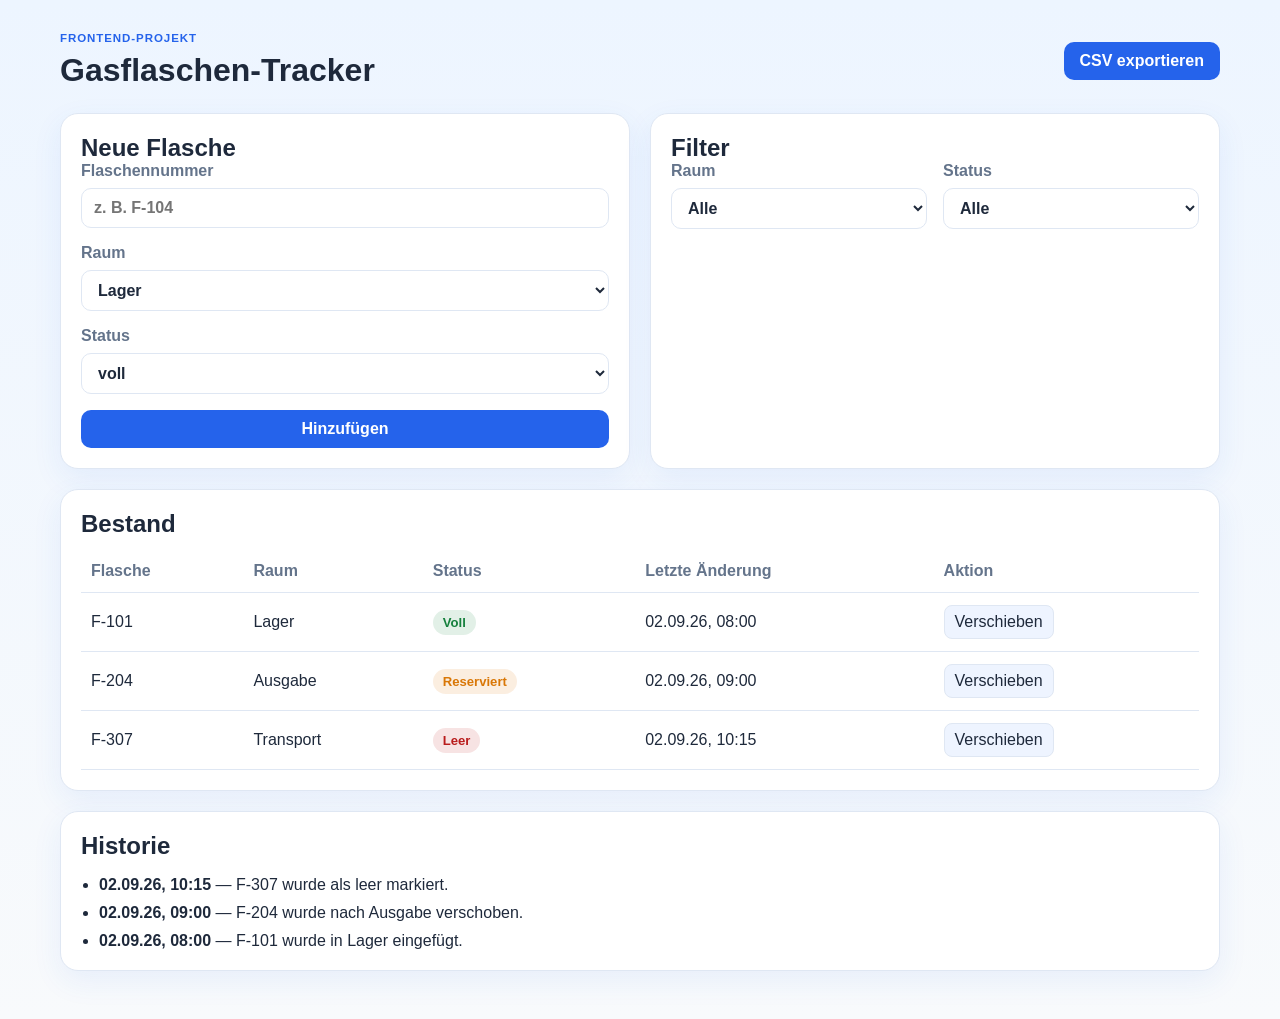
<file: bottle_tracking_frontend/index.html>
<!DOCTYPE html>
<html lang="de">
  <head>
    <meta charset="UTF-8" />
    <meta name="viewport" content="width=device-width, initial-scale=1.0" />
    <title>Gasflaschen-Tracker</title>
    <link rel="stylesheet" href="styles.css" />
  </head>
  <body>
    <div class="app-shell">
      <header class="topbar">
        <div>
          <p class="eyebrow">Frontend-Projekt</p>
          <h1>Gasflaschen-Tracker</h1>
        </div>
        <button id="exportCsvBtn" class="primary-btn">CSV exportieren</button>
      </header>

      <main class="layout">
        <section class="panel">
          <h2>Neue Flasche</h2>
          <form id="bottleForm">
            <label>
              Flaschennummer
              <input id="bottleNumber" name="bottleNumber" type="text" placeholder="z. B. F-104" required />
            </label>
            <label>
              Raum
              <select id="roomSelect" required></select>
            </label>
            <label>
              Status
              <select id="statusSelect">
                <option value="voll">voll</option>
                <option value="leer">leer</option>
                <option value="reserviert">reserviert</option>
              </select>
            </label>
            <button type="submit" class="primary-btn">Hinzufügen</button>
          </form>
        </section>

        <section class="panel">
          <h2>Filter</h2>
          <div class="filters">
            <label>
              Raum
              <select id="filterRoomSelect">
                <option value="all">Alle</option>
              </select>
            </label>
            <label>
              Status
              <select id="filterStatusSelect">
                <option value="all">Alle</option>
                <option value="voll">voll</option>
                <option value="leer">leer</option>
                <option value="reserviert">reserviert</option>
              </select>
            </label>
          </div>
        </section>

        <section class="panel wide">
          <h2>Bestand</h2>
          <div class="table-wrap">
            <table>
              <thead>
                <tr>
                  <th>Flasche</th>
                  <th>Raum</th>
                  <th>Status</th>
                  <th>Letzte Änderung</th>
                  <th>Aktion</th>
                </tr>
              </thead>
              <tbody id="inventoryTableBody"></tbody>
            </table>
          </div>
        </section>

        <section class="panel wide">
          <h2>Historie</h2>
          <ul id="historyList" class="history-list"></ul>
        </section>
      </main>
    </div>

    <script src="app.js"></script>
  </body>
</html>
</file>
<file: bottle_tracking_frontend/styles.css>
:root {
  --bg: #f4f7fb;
  --panel: #ffffff;
  --panel-alt: #eef4ff;
  --line: #dfe7f3;
  --text: #1e293b;
  --muted: #64748b;
  --primary: #2563eb;
  --primary-hover: #1d4ed8;
  --success: #15803d;
  --warning: #d97706;
  --danger: #b91c1c;
  --shadow: 0 10px 30px rgba(37, 99, 235, 0.08);
}

* {
  box-sizing: border-box;
}

body {
  margin: 0;
  font-family: "Segoe UI", Tahoma, Geneva, Verdana, sans-serif;
  background: linear-gradient(180deg, #edf5ff 0%, #f8fafc 100%);
  color: var(--text);
}

button,
input,
select {
  font: inherit;
}

.app-shell {
  max-width: 1200px;
  margin: 0 auto;
  padding: 32px 20px 48px;
}

.topbar {
  display: flex;
  justify-content: space-between;
  align-items: center;
  gap: 16px;
  margin-bottom: 24px;
}

.eyebrow {
  margin: 0 0 8px;
  text-transform: uppercase;
  letter-spacing: 0.08em;
  font-size: 0.72rem;
  color: var(--primary);
  font-weight: 700;
}

h1,
h2 {
  margin: 0;
}

.layout {
  display: grid;
  grid-template-columns: repeat(2, minmax(280px, 1fr));
  gap: 20px;
}

.panel {
  background: var(--panel);
  border: 1px solid var(--line);
  border-radius: 18px;
  padding: 20px;
  box-shadow: var(--shadow);
}

.panel.wide {
  grid-column: 1 / -1;
}

form {
  display: grid;
  gap: 16px;
}

label {
  display: grid;
  gap: 8px;
  color: var(--muted);
  font-weight: 600;
}

input,
select {
  width: 100%;
  border: 1px solid var(--line);
  border-radius: 10px;
  padding: 10px 12px;
  background: #fff;
  color: var(--text);
}

.primary-btn {
  border: none;
  border-radius: 10px;
  background: var(--primary);
  color: #fff;
  padding: 10px 16px;
  cursor: pointer;
  font-weight: 700;
  transition: background 0.2s ease;
}

.primary-btn:hover {
  background: var(--primary-hover);
}

.filters {
  display: grid;
  grid-template-columns: repeat(2, minmax(180px, 1fr));
  gap: 16px;
}

.table-wrap {
  overflow-x: auto;
}

table {
  width: 100%;
  border-collapse: collapse;
  margin-top: 12px;
}

th,
td {
  text-align: left;
  padding: 12px 10px;
  border-bottom: 1px solid var(--line);
}

th {
  color: var(--muted);
  font-weight: 700;
}

.status {
  display: inline-flex;
  align-items: center;
  border-radius: 999px;
  padding: 5px 10px;
  font-size: 0.82rem;
  font-weight: 700;
  text-transform: capitalize;
}

.status.voll {
  background: rgba(21, 128, 61, 0.12);
  color: var(--success);
}

.status.leer {
  background: rgba(185, 28, 28, 0.12);
  color: var(--danger);
}

.status.reserviert {
  background: rgba(217, 119, 6, 0.12);
  color: var(--warning);
}

.action-btn {
  background: var(--panel-alt);
  border: 1px solid var(--line);
  border-radius: 8px;
  padding: 7px 10px;
  cursor: pointer;
  color: var(--text);
}

.history-list {
  margin: 16px 0 0;
  padding-left: 18px;
  display: grid;
  gap: 10px;
  color: var(--text);
}

@media (max-width: 760px) {
  .layout {
    grid-template-columns: 1fr;
  }

  .topbar {
    flex-direction: column;
    align-items: flex-start;
  }
}
</file>
